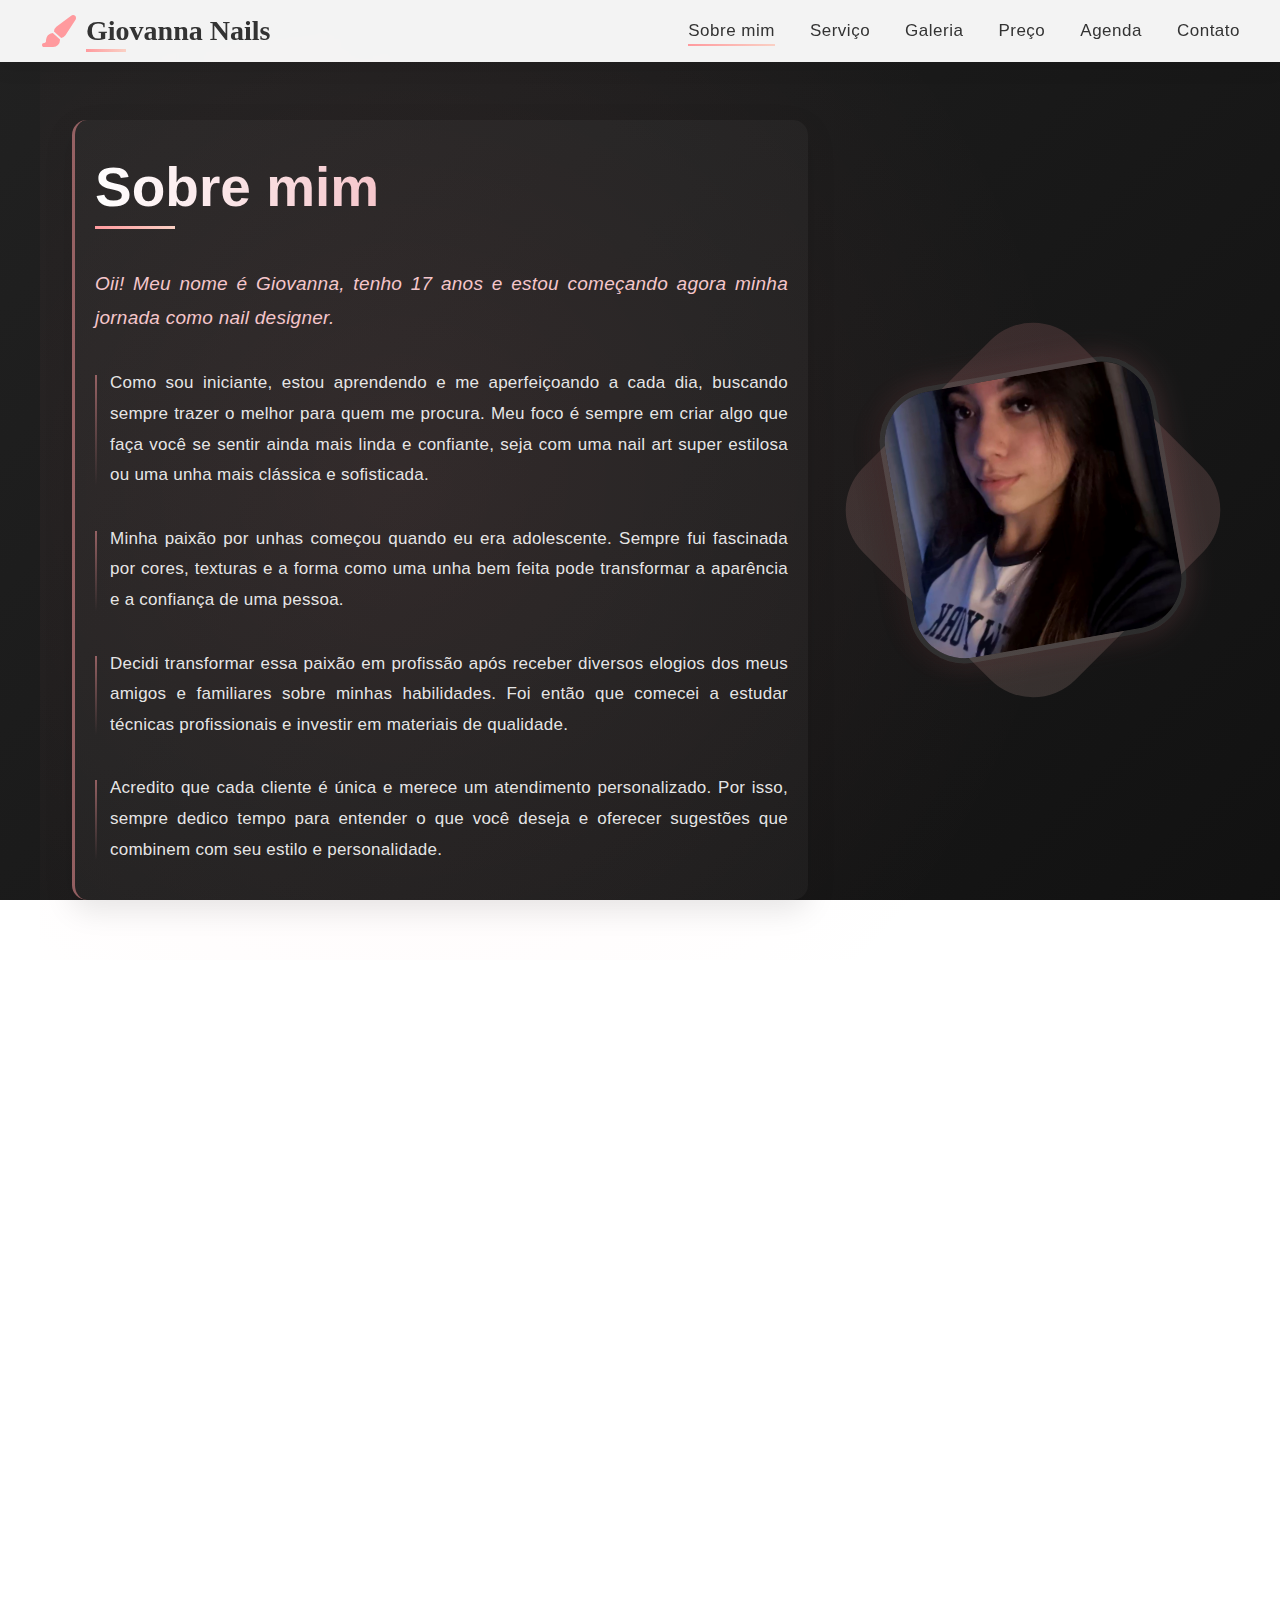
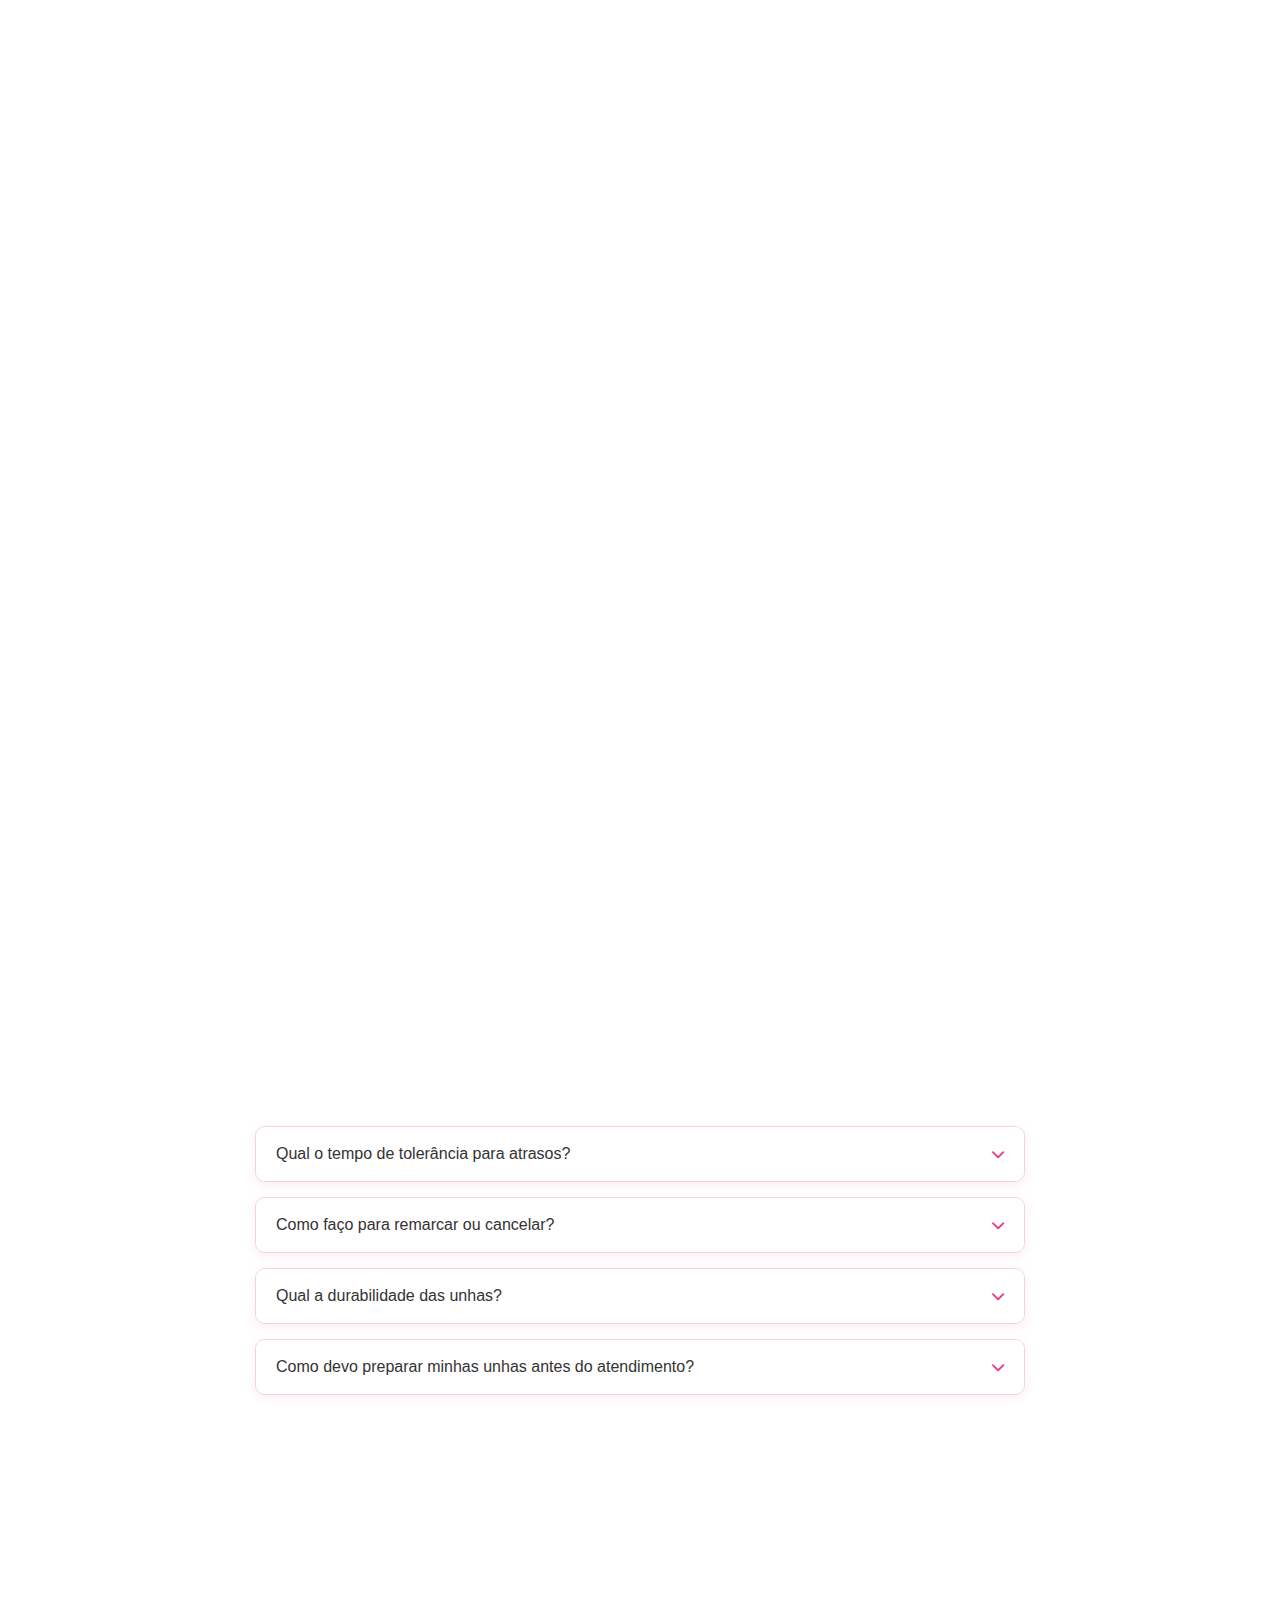
<file: index.html>
<!DOCTYPE html>
<html lang="pt">
<head>
    <meta charset="UTF-8">
    <meta name="viewport" content="width=device-width, initial-scale=1.0">
    <title>Giovanna Nails</title>
    <link rel="stylesheet" href="css/style.css">
    <link rel="stylesheet" href="https://cdnjs.cloudflare.com/ajax/libs/font-awesome/6.0.0/css/all.min.css">
    <link rel="shortcut icon" href="img/lixador-de-unha.png" type="image/x-icon">
    <!-- Correção para rolagem horizontal -->
    <style>
        /* Prevenir rolagem horizontal */
        html, body {
            max-width: 100%;
            overflow-x: hidden;
            /* Impedir seleção de texto em todo o site */
            -webkit-user-select: none;
            -moz-user-select: none;
            -ms-user-select: none;
            user-select: none;
        }
        
        /* Proteção de imagens contra download */
        img {
            -webkit-user-drag: none;
            -khtml-user-drag: none;
            -moz-user-drag: none;
            -o-user-drag: none;
            user-drag: none;
            pointer-events: none; /* Impede cliques na imagem */
            height: auto;
            object-fit: contain;
        }
        
        /* Remover a cor azul de seleção */
        ::selection {
            background: transparent;
            color: inherit;
        }
        
        ::-moz-selection {
            background: transparent;
            color: inherit;
        }
        
        /* Garantir que todos os elementos respeitem a largura da viewport */
        img, div, form, .galeria-container, .contato-container, .agenda-container, .precos-container {
            max-width: 100%;
        }
        
        /* Garantir que textos longos não causem overflow */
        p, h1, h2, h3, a, span, label {
            word-wrap: break-word;
            overflow-wrap: break-word;
        }
        
        /* Ajustar tabelas e elementos de formulário */
        table, select, input, textarea {
            max-width: 100%;
            box-sizing: border-box;
        }
        
        /* Animação de fade-in subindo */
        .animate-fade-up {
            opacity: 0;
            transform: translateY(30px);
            transition: opacity 0.8s ease, transform 0.8s ease;
        }
        
        .animate-fade-up.show {
            opacity: 1;
            transform: translateY(0);
        }
        
        /* Estilo para o loader de envio de email */
        .sending-overlay {
            position: fixed;
            top: 0;
            left: 0;
            width: 100%;
            height: 100%;
            background-color: rgba(0, 0, 0, 0.7);
            display: flex;
            justify-content: center;
            align-items: center;
            z-index: 9999;
            opacity: 0;
            visibility: hidden;
            transition: opacity 0.3s, visibility 0.3s;
        }
        
        .sending-overlay.active {
            opacity: 1;
            visibility: visible;
        }
        
        .sending-spinner {
            width: 50px;
            height: 50px;
            border: 5px solid #f3f3f3;
            border-top: 5px solid #e83e8c;
            border-radius: 50%;
            animation: spin 1s linear infinite;
        }
        
        .sending-message {
            color: white;
            margin-top: 20px;
            font-size: 18px;
        }
        
        @keyframes spin {
            0% { transform: rotate(0deg); }
            100% { transform: rotate(360deg); }
        }
        
        /* Esconder o honeypot para evitar spam */
        .honeypot {
            display: none;
        }
        
        /* Mensagem de sucesso */
        .success-message {
            display: none;
            background-color: #d4edda;
            color: #155724;
            padding: 15px;
            border-radius: 5px;
            margin-top: 20px;
            text-align: center;
        }
        
        .success-message.show {
            display: block;
        }
        
        /* Mensagem de erro */
        .error-message {
            display: none;
            background-color: #f8d7da;
            color: #721c24;
            padding: 15px;
            border-radius: 5px;
            margin-top: 20px;
            text-align: center;
        }
        
        .error-message.show {
            display: block;
        }
        
        /* Estilo adicional para o botão de WhatsApp centralizado */
        .agenda-whatsapp-container {
            text-align: center;
            margin: 30px auto;
            max-width: 300px;
        }
        
        .whatsapp-btn-large {
            display: inline-block;
            padding: 15px 30px;
            font-size: 18px;
            border-radius: 50px;
            background-color: #25D366;
            color: white;
            text-decoration: none;
            transition: all 0.3s ease;
            box-shadow: 0 4px 8px rgba(0, 0, 0, 0.1);
            margin: 20px auto;
            width: 100%;
            text-align: center;
        }
        
        .whatsapp-btn-large:hover {
            background-color: #128C7E;
            transform: translateY(-2px);
            box-shadow: 0 6px 12px rgba(0, 0, 0, 0.15);
        }
        
        .whatsapp-btn-large i {
            margin-right: 10px;
            font-size: 20px;
        }

        /* Estilos para a seção FAQ */
.faq-section {
    padding: 30px 15px;
    max-width: 800px;
    margin: 0 auto 40px;
}

.faq-section h2 {
    text-align: center;
    margin-bottom: 30px;
    color: #ffffff;
    font-size: 28px;
    font-weight: 600;
}

.faq-container {
    display: flex;
    flex-direction: column;
    gap: 15px;
}

.faq-item {
    border: 1px solid #f0d4e0;
    border-radius: 10px;
    overflow: hidden;
    background: white;
    box-shadow: 0 3px 10px rgba(232, 62, 140, 0.1);
    transition: all 0.3s ease;
}

.faq-item:hover {
    transform: translateY(-2px);
    box-shadow: 0 5px 15px rgba(232, 62, 140, 0.15);
}

.faq-question {
    padding: 18px 20px;
    display: flex;
    justify-content: space-between;
    align-items: center;
    cursor: pointer;
    background: #fff;
    transition: all 0.3s;
}

.faq-question:hover {
    background-color: #fdf4f8;
}

.faq-question span {
    font-weight: 500;
    color: #333;
    font-size: 16px;
}

.faq-question i {
    transition: transform 0.3s;
    color: #e83e8c;
    font-size: 14px;
}

.faq-item.active .faq-question {
    background-color: #fdf4f8;
}

.faq-item.active .faq-question i {
    transform: rotate(180deg);
}

.faq-answer {
    padding: 0;
    max-height: 0;
    overflow: hidden;
    transition: all 0.3s ease-out;
    background-color: #fff;
}

.faq-answer p {
    margin: 0;
    color: #666;
    line-height: 1.6;
    font-size: 15px;
}

.faq-item.active .faq-answer {
    padding: 15px 20px;
    max-height: 300px;
}

@media (max-width: 768px) {
    .faq-section {
        padding: 20px 10px;
    }
    
    .faq-section h2 {
        font-size: 24px;
    }
    
    .faq-question span {
        font-size: 15px;
    }
    
    .faq-answer p {
        font-size: 14px;
    }
}
    </style>
</head>
<body>
    <header>
        <nav>
            <div class="logo">
                <i class="fas fa-paint-brush logo-icon"></i>
                <h1>Giovanna Nails</h1>
            </div>
            
            <div class="menu-toggle">
                <span></span>
                <span></span>
                <span></span>
            </div>
            
            <ul>
                <li><a href="#sobre" class="active">Sobre mim</a></li>
                <li><a href="#servicos">Serviço</a></li>
                <li><a href="#unhas">Galeria</a></li>
                <li><a href="#precos">Preço</a></li>
                <li><a href="#agenda">Agenda</a></li>
                <li><a href="#contato">Contato</a></li>
            </ul>
        </nav>
    </header>
    
    <div id="sobre" class="animate-fade-up">
        <div class="sobre-texto">
            <h1>Sobre mim</h1>
            <p>Oii! Meu nome é Giovanna, tenho 17 anos e estou começando agora minha jornada como nail designer.</p>
            
            <p>Como sou iniciante, estou aprendendo e me aperfeiçoando a cada dia, buscando sempre trazer o melhor para quem me procura. Meu foco é sempre em criar algo que faça você se sentir ainda mais linda e confiante, seja com uma nail art super estilosa ou uma unha mais clássica e sofisticada.</p>
            
            <p>Minha paixão por unhas começou quando eu era adolescente. Sempre fui fascinada por cores, texturas e a forma como uma unha bem feita pode transformar a aparência e a confiança de uma pessoa.</p>
            
            <p>Decidi transformar essa paixão em profissão após receber diversos elogios dos meus amigos e familiares sobre minhas habilidades. Foi então que comecei a estudar técnicas profissionais e investir em materiais de qualidade.</p>
            
            <p>Acredito que cada cliente é única e merece um atendimento personalizado. Por isso, sempre dedico tempo para entender o que você deseja e oferecer sugestões que combinem com seu estilo e personalidade.</p>
            
        </div>
        
        <div class="sobre-imagem">
            <img src="img/Imagem do WhatsApp de 2025-03-24 à(s) 22.57.19_b061b10c.jpg" alt="Minha foto">
        </div>
    </div>
    
    <div id="servicos" class="animate-fade-up">
        <h1>Serviço</h1>
        
        <div class="servicos-container">
            <div class="servico-card">
                <div class="servico-icon">
                    <i class="fas fa-gem"></i>
                </div>
                <h2>Postiça Realista</h2>
                <p>Unhas postiças com aparência natural e realista, proporcionando beleza e praticidade para o seu dia a dia.</p>
                <ul class="servico-detalhes">
                    <li>Aplicação cuidadosa e precisa</li>
                    <li>Materiais de alta qualidade</li>
                    <li>Acabamento natural</li>
                    <li>Durabilidade garantida</li>
                    <li>Remoção segura</li>
                </ul>
            </div>
        </div>
    </div>
    
    <!-- Seção Galeria -->
    <div id="unhas" class="animate-fade-up">
        <h1>Galeria</h1>
        
        <div class="galeria-container">
            <!-- Substitua os caminhos das imagens pelos seus arquivos reais -->
            <div class="galeria-item" data-category="nail-art">
                <img src="img/Imagem do WhatsApp de 2025-03-25 à(s) 17.49.32_8158e8c2.jpg" alt="Nail Art Floral">
                <div class="galeria-overlay">
                    <h3>Nail art</h3>
                    <p>Diferentes formatos</p>
                </div>
            </div>
        </div>
    </div>
    
    <!-- Seção Preços -->
    <div id="precos" class="animate-fade-up">
        <h1>Preço</h1>
        
        <div class="precos-container">
            <div class="preco-card destaque">
                <!-- Removido: <div class="preco-tag">Mais Popular</div> -->
                <h2>Postiça Realista</h2>
                <div class="preco-valor">R$ 60</div>
                <ul class="preco-lista">
                    <li>Aplicação cuidadosa e precisa</li>
                    <li>Materiais de alta qualidade</li>
                    <li>Acabamento natural</li>
                    <li>Durabilidade garantida</li>
                    <li>Remoção segura</li>
                </ul>
            </div>
        </div>
    </div>
    
    <!-- Seção Agenda -->
    <div id="agenda" class="animate-fade-up">
        <h1>Agenda</h1>
        
        <div class="agenda-container">
            <div class="agenda-info">
                <h2>Horários de Atendimento</h2>
                <p>Agende seu horário e venha ficar ainda mais linda! Atendimento com hora marcada para sua comodidade.</p>
                
                <div class="horarios">
                    <div class="horario-item">
                        <div class="horario-dia">Segunda a Sexta</div>
                        <div class="horario-horas">14h às 19h</div>
                    </div>
                    <div class="horario-item">
                        <div class="horario-dia">Sábado</div>
                        <div class="horario-horas">12h às 21h</div>
                    </div>
                    <div class="horario-item">
                        <div class="horario-dia">Domingo</div>
                        <div class="horario-horas">13h às 20h</div>
                    </div>
                </div>
            </div>
            
            <!-- Botão de WhatsApp centralizado e destacado -->
            <div class="agenda-whatsapp-container">
                <p>Para agendar seu horário, entre em contato pelo WhatsApp:</p>
                <a href="https://wa.me/5513997106377" class="whatsapp-btn-large">
                    <i class="fab fa-whatsapp"></i> Agendar pelo WhatsApp
                </a>
            </div>
        </div>
    </div>
    
    <!-- Seção Contato -->
    <div id="contato" class="animate-fade-up">
        <h1>Contato</h1>
        
        <div class="contato-container">
            <div class="contato-info">
                <h2>Informações de Contato</h2>
                
                <div class="contato-item">
                    <div class="contato-icon">
                        <i class="fas fa-phone"></i>
                    </div>
                    <div class="contato-texto">
                        <h3>Telefone</h3>
                        <p>(13) 99710-6377</p>
                    </div>
                </div>
                
                <div class="contato-item">
                    <div class="contato-icon">
                        <i class="fas fa-envelope"></i>
                    </div>
                    <div class="contato-texto">
                        <h3>E-mail</h3>
                        <p>giovannaaraujobonifacio07@gmail<br>.com</p>
                    </div>
                </div>
                
                <div class="contato-item">
                    <div class="contato-icon">
                        <i class="fas fa-map-marker-alt"></i>
                    </div>
                    <div class="contato-texto">
                        <h3>Endereço</h3>
                        <p>Rua vinte e um de setembro, 259<br>Parque bitaru<br>São Vicente - São Paulo</p>
                    </div>
                </div>
                
                <h2>Redes Sociais</h2>
                <div class="redes-sociais">
                    <a href="https://www.instagram.com/bygiovanna.nailsss?igsh=MTNyNmNoMW1wcWN6YQ==" class="social-link"><i class="fab fa-instagram"></i></a>
                    <a href="https://www.tiktok.com/@bygiovanna.nails?_t=ZM-8uzBzz9QrlX&_r=1" class="social-link"><i class="fab fa-tiktok"></i></a>
                </div>
            </div>
            
            <div class="contato-form">
                <h2>Envie uma Mensagem</h2>
                <form id="form-contato">
                    <div class="form-group">
                        <label for="contato-nome">Nome</label>
                        <input type="text" id="contato-nome" name="nome" class="form-control" placeholder="Seu nome" required>
                    </div>
                    
                    <div class="form-group">
                        <label for="contato-email">E-mail</label>
                        <input type="email" id="contato-email" name="email" class="form-control" placeholder="Seu e-mail" required>
                    </div>
                    
                    <div class="form-group">
                        <label for="contato-assunto">Assunto</label>
                        <input type="text" id="contato-assunto" name="assunto" class="form-control" placeholder="Assunto da mensagem" required>
                    </div>
                    
                    <div class="form-group">
                        <label for="contato-mensagem">Mensagem</label>
                        <textarea id="contato-mensagem" name="mensagem" class="form-control" placeholder="Sua mensagem" required></textarea>
                    </div>
                    
                    <button type="submit" class="contato-btn">Enviar Mensagem</button>
                </form>
                <div id="contato-success" class="success-message">
                    Mensagem enviada com sucesso! Responderemos em breve.
                </div>
                <div id="contato-error" class="error-message">
                    Erro ao enviar mensagem. Por favor, tente novamente ou entre em contato pelo WhatsApp.
                </div>
            </div>
        </div>
    </div>
    
    <!-- Botão Voltar ao Topo -->
    <a href="#" class="back-to-top">
        <i class="fas fa-chevron-up"></i>
    </a>
    
    <!-- Overlay de envio de email -->
    <div class="sending-overlay" id="sending-overlay">
        <div class="sending-content">
            <div class="sending-spinner"></div>
            <div class="sending-message">Enviando mensagem...</div>
        </div>
    </div>

    <!-- Seção de Perguntas Frequentes -->
<div class="faq-section">
    <h2>Perguntas Frequentes</h2>
    <div class="faq-container">
        <div class="faq-item">
            <div class="faq-question">
                <span>Qual o tempo de tolerância para atrasos?</span>
                <i class="fas fa-chevron-down"></i>
            </div>
            <div class="faq-answer">
                <p>A tolerância para atrasos é de 10 minutos. Após esse período, o atendimento ficará sujeito à disponibilidade do horário.</p>
            </div>
        </div>

        <div class="faq-item">
            <div class="faq-question">
                <span>Como faço para remarcar ou cancelar?</span>
                <i class="fas fa-chevron-down"></i>
            </div>
            <div class="faq-answer">
                <p>Para remarcar ou cancelar, entre em contato pelo WhatsApp com no mínimo 24 horas de antecedência.</p>
            </div>
        </div>

        <div class="faq-item">
            <div class="faq-question">
                <span>Qual a durabilidade das unhas?</span>
                <i class="fas fa-chevron-down"></i>
            </div>
            <div class="faq-answer">
                <p>A durabilidade média é de 15 a 20 dias, dependendo dos cuidados e do crescimento natural das suas unhas. Para maior durabilidade, evite usar as unhas como ferramentas e utilize luvas para tarefas domésticas.</p>
            </div>
        </div>

        <div class="faq-item">
            <div class="faq-question">
                <span>Como devo preparar minhas unhas antes do atendimento?</span>
                <i class="fas fa-chevron-down"></i>
            </div>
            <div class="faq-answer">
                <p>O ideal é vir com as unhas limpas e sem esmalte. Se estiver removendo um gel ou acrílico anterior, evite danificar a unha natural. Em caso de dúvidas, entre em contato antes do seu horário.</p>
            </div>
        </div>
    </div>
</div>

    <!-- Footer -->
    <footer class="animate-fade-up">
        <div class="footer-content">
            <div class="footer-logo">Giovanna Nails</div>
            
            <div class="footer-links">
                <a href="#sobre">Sobre</a>
                <a href="#servicos">Serviço</a>
                <a href="#unhas">Galeria</a>
                <a href="#precos">Preço</a>
                <a href="#agenda">Agenda</a>
                <a href="#contato">Contato</a>
            </div>
            
            <div class="footer-social">
                <a href="https://www.instagram.com/bygiovanna.nailsss?igsh=MTNyNmNoMW1wcWN6YQ=="><i class="fab fa-instagram"></i></a>
                <a href="https://www.tiktok.com/@bygiovanna.nails?_t=ZM-8uzBzz9QrlX&_r=1"><i class="fab fa-tiktok"></i></a>
            </div>
            
            <div class="copyright">
                &copy; 2025 Giovanna Nails.
            </div>
        </div>
    </footer>
    
    <!-- JavaScript -->
    <script>
        // Menu Mobile Toggle
        const menuToggle = document.querySelector('.menu-toggle');
        const navMenu = document.querySelector('nav ul');
        
        menuToggle.addEventListener('click', function() {
            menuToggle.classList.toggle('active');
            navMenu.classList.toggle('active');
        });
        
        // Header Scroll Effect
        window.addEventListener('scroll', function() {
            const header = document.querySelector('header');
            if (window.scrollY > 50) {
                header.classList.add('scrolled');
            } else {
                header.classList.remove('scrolled');
            }
        });
        
        // Animação de fade-in ao rolar
        const animateElements = document.querySelectorAll('.animate-fade-up');
        
        function checkScroll() {
            animateElements.forEach(element => {
                const elementTop = element.getBoundingClientRect().top;
                const windowHeight = window.innerHeight;
                
                // Se o elemento estiver visível na viewport
                if (elementTop < windowHeight - 100) {
                    element.classList.add('show');
                }
            });
        }
        
        // Verifica os elementos quando a página carrega
        window.addEventListener('load', checkScroll);
        
        // Verifica os elementos quando a página é rolada
        window.addEventListener('scroll', checkScroll);
        
        // Filtro da Galeria
        const filtrosBtns = document.querySelectorAll('.filtro-btn');
        const galeriaItems = document.querySelectorAll('.galeria-item');
        
        filtrosBtns.forEach(btn => {
            btn.addEventListener('click', function() {
                // Remove active class from all buttons
                filtrosBtns.forEach(b => b.classList.remove('active'));
                // Add active class to clicked button
                this.classList.add('active');
                
                const filter = this.getAttribute('data-filter');
                
                galeriaItems.forEach(item => {
                    if (filter === 'all' || item.getAttribute('data-category') === filter) {
                        item.style.display = 'block';
                    } else {
                        item.style.display = 'none';
                    }
                });
            });
        });
        
        // Lightbox para a Galeria
        galeriaItems.forEach(item => {
            item.addEventListener('click', function() {
                const imgSrc = this.querySelector('img').getAttribute('src');
                const imgAlt = this.querySelector('img').getAttribute('alt');
                
                const lightbox = document.createElement('div');
                lightbox.classList.add('lightbox');
                
                const lightboxContent = document.createElement('div');
                lightboxContent.classList.add('lightbox-content');
                
                const img = document.createElement('img');
                img.setAttribute('src', imgSrc);
                img.setAttribute('alt', imgAlt);
                img.classList.add('lightbox-img');
                img.style.pointerEvents = 'none'; // Impede interações com a imagem no lightbox
                
                const closeBtn = document.createElement('button');
                closeBtn.classList.add('lightbox-close');
                closeBtn.innerHTML = '&times;';
                
                lightboxContent.appendChild(img);
                lightboxContent.appendChild(closeBtn);
                lightbox.appendChild(lightboxContent);
                document.body.appendChild(lightbox);
                
                setTimeout(() => {
                    lightbox.classList.add('active');
                }, 10);
                
                closeBtn.addEventListener('click', function() {
                    lightbox.classList.remove('active');
                    setTimeout(() => {
                        document.body.removeChild(lightbox);
                    }, 300);
                });
                
                lightbox.addEventListener('click', function(e) {
                    if (e.target === lightbox) {
                        lightbox.classList.remove('active');
                        setTimeout(() => {
                            document.body.removeChild(lightbox);
                        }, 300);
                    }
                });
            });
        });
        
        // Botão Voltar ao Topo
        const backToTopBtn = document.querySelector('.back-to-top');
        
        window.addEventListener('scroll', function() {
            if (window.scrollY > 300) {
                backToTopBtn.classList.add('visible');
            } else {
                backToTopBtn.classList.remove('visible');
            }
        });
        
        backToTopBtn.addEventListener('click', function(e) {
            e.preventDefault();
            window.scrollTo({
                top: 0,
                behavior: 'smooth'
            });
        });
        
        // Overlay de envio
        const sendingOverlay = document.getElementById('sending-overlay');
        
        function showSendingOverlay() {
            sendingOverlay.classList.add('active');
        }
        
        function hideSendingOverlay() {
            sendingOverlay.classList.remove('active');
        }
        
        // Função para enviar formulário via fetch
        async function submitFormToEmail(formData, formType) {
            // Adicionar configurações do FormSubmit
            formData.append('_subject', formType === 'agenda' ? 'Solicitação de Agendamento - Giovanna Nails' : 'Mensagem do Site - Giovanna Nails');
            formData.append('_template', 'table');
            formData.append('_captcha', 'false');
            
            try {
                const response = await fetch('https://formsubmit.co/giovannaaraujobonifacio07@gmail.com', {
                    method: 'POST',
                    body: formData
                });
                
                if (response.ok) {
                    return { success: true };
                } else {
                    return { success: false, message: 'Erro ao enviar o formulário.' };
                }
            } catch (error) {
                console.error('Erro ao enviar formulário:', error);
                return { success: false, message: error.message };
            }
        }
        
        // Formulário de Agendamento
        const formAgenda = document.getElementById('form-agenda');
        const agendaSuccess = document.getElementById('agenda-success');
        const agendaError = document.getElementById('agenda-error');
        
        if (formAgenda) {
            formAgenda.addEventListener('submit', async function(e) {
                e.preventDefault();
                
                // Esconder mensagens anteriores
                agendaSuccess.classList.remove('show');
                agendaError.classList.remove('show');
                
                // Mostrar overlay de envio
                showSendingOverlay();
                
                // Criar FormData com os dados do formulário
                const formData = new FormData(formAgenda);
                
                // Formatar a data para exibição
                const dataInput = document.getElementById('data').value;
                if (dataInput) {
                    const dataObj = new Date(dataInput);
                    const dataFormatada = dataObj.toLocaleDateString('pt-BR');
                    formData.set('data', dataFormatada);
                }
                
                // Enviar o formulário
                const result = await submitFormToEmail(formData, 'agenda');
                
                // Esconder overlay de envio
                hideSendingOverlay();
                
                if (result.success) {
                    // Mostrar mensagem de sucesso
                    agendaSuccess.classList.add('show');
                    // Resetar o formulário
                    formAgenda.reset();
                    // Rolar até a mensagem de sucesso
                    agendaSuccess.scrollIntoView({ behavior: 'smooth', block: 'center' });
                    // Remover a mensagem após 5 segundos
                    setTimeout(() => {
                        agendaSuccess.classList.remove('show');
                    }, 5000);
                } else {
                    // Mostrar mensagem de erro
                    agendaError.textContent = result.message || 'Erro ao enviar solicitação. Por favor, tente novamente ou agende pelo WhatsApp.';
                    agendaError.classList.add('show');
                    // Rolar até a mensagem de erro
                    agendaError.scrollIntoView({ behavior: 'smooth', block: 'center' });
                    // Remover a mensagem após 5 segundos
                    setTimeout(() => {
                        agendaError.classList.remove('show');
                    }, 5000);
                }
            });
        }
        
        // Formulário de Contato
        const formContato = document.getElementById('form-contato');
        const contatoSuccess = document.getElementById('contato-success');
        const contatoError = document.getElementById('contato-error');
        
        if (formContato) {
            formContato.addEventListener('submit', async function(e) {
                e.preventDefault();
                
                // Esconder mensagens anteriores
                contatoSuccess.classList.remove('show');
                contatoError.classList.remove('show');
                
                // Mostrar overlay de envio
                showSendingOverlay();
                
                // Criar FormData com os dados do formulário
                const formData = new FormData(formContato);
                
                // Enviar o formulário
                const result = await submitFormToEmail(formData, 'contato');
                
                // Esconder overlay de envio
                hideSendingOverlay();
                
                if (result.success) {
                    // Mostrar mensagem de sucesso
                    contatoSuccess.classList.add('show');
                    // Resetar o formulário
                    formContato.reset();
                    // Rolar até a mensagem de sucesso
                    contatoSuccess.scrollIntoView({ behavior: 'smooth', block: 'center' });
                    // Remover a mensagem após 5 segundos
                    setTimeout(() => {
                        contatoSuccess.classList.remove('show');
                    }, 5000);
                } else {
                    // Mostrar mensagem de erro
                    contatoError.textContent = result.message || 'Erro ao enviar mensagem. Por favor, tente novamente ou entre em contato pelo WhatsApp.';
                    contatoError.classList.add('show');
                    // Rolar até a mensagem de erro
                    contatoError.scrollIntoView({ behavior: 'smooth', block: 'center' });
                    // Remover a mensagem após 5 segundos
                    setTimeout(() => {
                        contatoError.classList.remove('show');
                    }, 5000);
                }
            });
        }
        
        // Navegação Suave
        document.querySelectorAll('a[href^="#"]').forEach(anchor => {
            anchor.addEventListener('click', function(e) {
                e.preventDefault();
                
                const targetId = this.getAttribute('href');
                if (targetId === '#') return;
                
                const targetElement = document.querySelector(targetId);
                if (targetElement) {
                    // Fecha o menu mobile se estiver aberto
                    if (navMenu.classList.contains('active')) {
                        menuToggle.classList.remove('active');
                        navMenu.classList.remove('active');
                    }
                    
                    window.scrollTo({
                        top: targetElement.offsetTop - 80,
                        behavior: 'smooth'
                    });
                }
            });
        });
        
        // Desabilitar menu de contexto (botão direito) em todo o site
        document.addEventListener('contextmenu', function(e) {
            e.preventDefault();
            return false;
        });

        // Script para funcionalidade de acordeão do FAQ
document.addEventListener('DOMContentLoaded', function() {
    const faqItems = document.querySelectorAll('.faq-item');
    
    faqItems.forEach(item => {
        const question = item.querySelector('.faq-question');
        
        question.addEventListener('click', () => {
            // Verifica se este item já está ativo
            const isActive = item.classList.contains('active');
            
            // Fecha todos os itens
            faqItems.forEach(faqItem => {
                faqItem.classList.remove('active');
            });
            
            // Se o item clicado não estava ativo, abre-o
            if (!isActive) {
                item.classList.add('active');
            }
        });
    });
});
    </script>
</body>
</html>
</file>
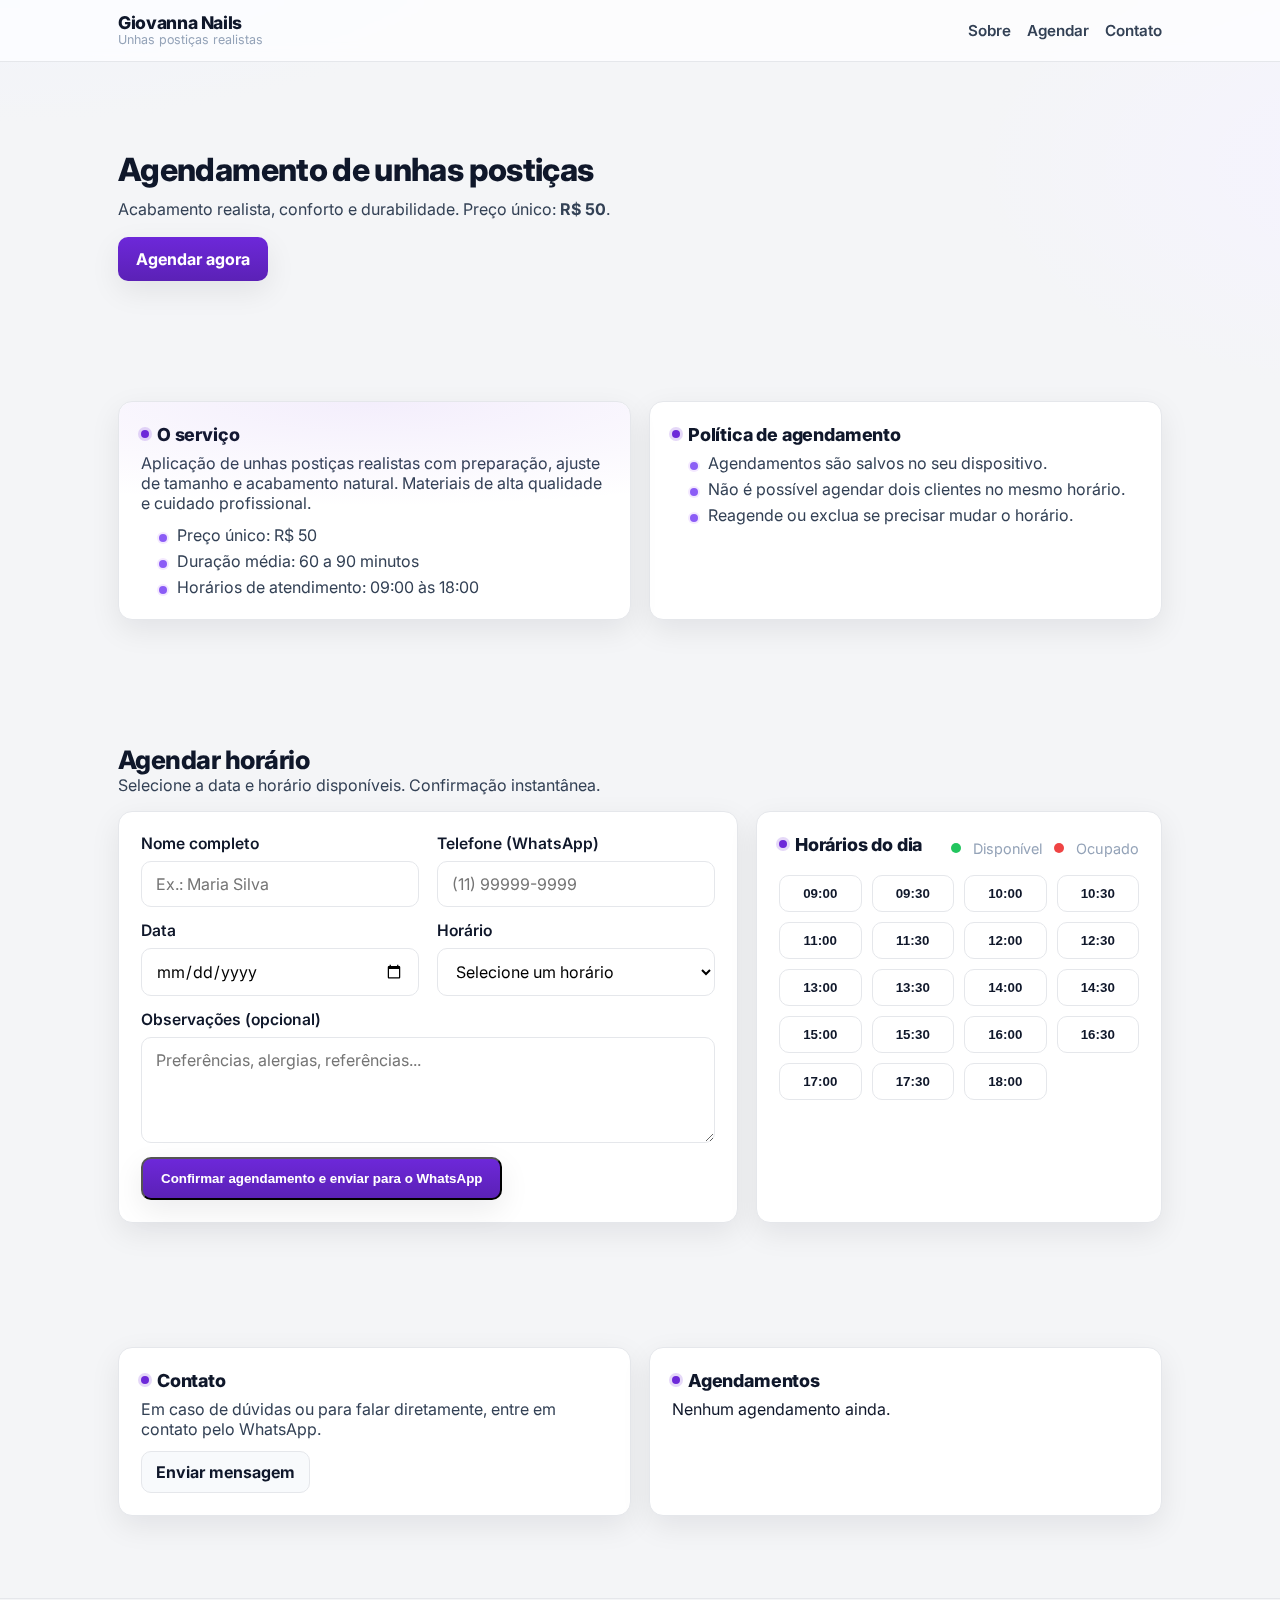
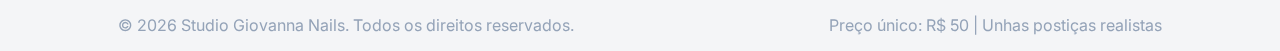
<file: nail-agendamento/index.html>
<!DOCTYPE html>
<html lang="pt-BR">
<head>
  <meta charset="utf-8" />
  <meta name="viewport" content="width=device-width, initial-scale=1" />
  <title>Giovanna Nails — Agendamento</title>
  <meta name="description" content="Agende seu horário para unhas postiças realistas. Atendimento profissional, preço único R$ 50." />
  <link rel="preconnect" href="https://fonts.googleapis.com">
  <link rel="preconnect" href="https://fonts.gstatic.com" crossorigin>
  <link href="https://fonts.googleapis.com/css2?family=Inter:wght@400;500;600;700;800&display=swap" rel="stylesheet">
  <link rel="stylesheet" href="/styles.css" />
</head>
<body>
  <header class="site-header">
    <div class="container header-inner">
      <div class="brand">
        <div class="brand-text">
          <h1 class="brand-title">Giovanna Nails</h1>
          <p class="brand-sub">Unhas postiças realistas</p>
        </div>
      </div>
      <nav class="nav">
        <a href="#sobre" class="nav-link">Sobre</a>
        <a href="#agendar" class="nav-link">Agendar</a>
        <a href="#contato" class="nav-link">Contato</a>
      </nav>
    </div>
  </header>

  <main>
    <section class="hero">
      <div class="container hero-inner">
        <div class="hero-copy">
          <h2 class="hero-title">Agendamento de unhas postiças</h2>
          <p class="hero-desc">Acabamento realista, conforto e durabilidade. Preço único: <strong>R$ 50</strong>.</p>
          <a href="#agendar" class="btn btn-primary">Agendar agora</a>
        </div>
      </div>
    </section>

    <section id="sobre" class="section">
      <div class="container">
        <div class="grid-2">
          <div class="card highlight">
            <h3 class="card-title">O serviço</h3>
            <p class="card-text">Aplicação de unhas postiças realistas com preparação, ajuste de tamanho e acabamento natural. Materiais de alta qualidade e cuidado profissional.</p>
            <ul class="list">
              <li>Preço único: R$ 50</li>
              <li>Duração média: 60 a 90 minutos</li>
              <li>Horários de atendimento: 09:00 às 18:00</li>
            </ul>
          </div>
          <div class="card">
            <h3 class="card-title">Política de agendamento</h3>
            <ul class="list">
              <li>Agendamentos são salvos no seu dispositivo.</li>
              <li>Não é possível agendar dois clientes no mesmo horário.</li>
              <li>Reagende ou exclua se precisar mudar o horário.</li>
            </ul>
          </div>
        </div>
      </div>
    </section>

    <section id="agendar" class="section">
      <div class="container">
        <div class="section-head">
          <h2 class="section-title">Agendar horário</h2>
          <p class="section-sub">Selecione a data e horário disponíveis. Confirmação instantânea.</p>
        </div>

        <div class="grid-2">
          <div class="card">
            <form id="bookingForm" class="form">
              <div class="form-row">
                <div class="form-group">
                  <label for="name">Nome completo</label>
                  <input id="name" name="name" type="text" required placeholder="Ex.: Maria Silva" />
                </div>
                <div class="form-group">
                  <label for="phone">Telefone (WhatsApp)</label>
                  <input id="phone" name="phone" type="tel" required placeholder="(11) 99999-9999" />
                </div>
              </div>

              <div class="form-row">
                <div class="form-group">
                  <label for="date">Data</label>
                  <input id="date" name="date" type="date" required />
                </div>
                <div class="form-group">
                  <label for="time">Horário</label>
                  <select id="time" name="time" required>
                    <option value="">Selecione um horário</option>
                  </select>
                </div>
              </div>

              <div class="form-group">
                <label for="message">Observações (opcional)</label>
                <textarea id="message" name="message" rows="4" placeholder="Preferências, alergias, referências..."></textarea>
              </div>

              <div class="form-actions">
                <button type="submit" class="btn btn-primary">Confirmar agendamento e enviar para o WhatsApp</button>
              </div>
            </form>
          </div>

          <div class="card">
            <div class="card-head">
              <h3 class="card-title">Horários do dia</h3>
              <div class="legend">
                <span class="dot available"></span> Disponível
                <span class="dot booked"></span> Ocupado
              </div>
            </div>
            <div id="slots" class="slots"></div>
          </div>
        </div>
      </div>
    </section>

    <section id="contato" class="section">
      <div class="container">
        <div class="grid-2">
          <div class="card">
            <h3 class="card-title">Contato</h3>
            <p class="card-text">Em caso de dúvidas ou para falar diretamente, entre em contato pelo WhatsApp.</p>
            <a id="whatsLink" class="btn btn-ghost" href="#" target="_blank" rel="noopener">Enviar mensagem</a>
          </div>
          <div class="card">
            <h3 class="card-title">Agendamentos</h3>
            <div id="bookingsList" class="bookings-list"></div>
          </div>
        </div>
    </section>
  </main>

  <footer class="site-footer">
    <div class="container footer-inner">
      <p>© <span id="year"></span> Studio Giovanna Nails. Todos os direitos reservados.</p>
      <p class="muted">Preço único: R$ 50 | Unhas postiças realistas</p>
    </div>
  </footer>

  <script src="/script.js"></script>
</body>
</html>
</file>
<file: css/style.css>
@charset "UTF-8";

* {
    margin: 0px;
    padding: 0px;
    box-sizing: border-box;
}

body {
    overflow: hidden; /* Remove o scroll do body */
}

.conteudo-principal {
    overflow-y: auto; /* Adiciona scroll apenas onde necessário */
    height: 100vh;
}

body {
    font-family: Arial, Helvetica, sans-serif;
    /* Fundo elegante com gradiente e padrão */
    background: linear-gradient(135deg, #1a1a1a 0%, #0a0a0a 100%);
    background-image: 
        linear-gradient(135deg, rgba(26, 26, 26, 0.97) 0%, rgba(10, 10, 10, 0.97) 100%),
        url("data:image/svg+xml,%3Csvg width='60' height='60' viewBox='0 0 60 60' xmlns='http://www.w3.org/2000/svg'%3E%3Cg fill='none' fill-rule='evenodd'%3E%3Cg fill='%23ffffff' fill-opacity='0.05'%3E%3Cpath d='M36 34v-4h-2v4h-4v2h4v4h2v-4h4v-2h-4zm0-30V0h-2v4h-4v2h4v4h2V6h4V4h-4zM6 34v-4H4v4H0v2h4v4h2v-4h4v-2H6zM6 4V0H4v4H0v2h4v4h2V6h4V4H6z'/%3E%3C/g%3E%3C/g%3E%3C/svg%3E");
    background-attachment: fixed;
    color: white;
    position: relative;
}

/* Header e Navegação Melhorados */
header {
    background-color: rgba(255, 255, 255, 0.95);
    backdrop-filter: blur(10px);
    -webkit-backdrop-filter: blur(10px);
    box-shadow: 0 5px 20px rgba(0, 0, 0, 0.1);
    position: fixed;
    width: 100%;
    top: 0;
    z-index: 1000;
    transition: all 0.3s ease;
}

header.scrolled {
    background-color: rgba(255, 255, 255, 0.98);
    padding: 0;
    box-shadow: 0 5px 25px rgba(0, 0, 0, 0.15);
}

nav {
    display: flex;
    align-items: center;
    justify-content: space-between;
    padding: 15px 40px;
    max-width: 1400px;
    margin: 0 auto;
    transition: all 0.3s ease;
}

header.scrolled nav {
    padding: 10px 40px;
}

.logo {
    display: flex;
    align-items: center;
}

nav h1 {
    font-size: 28px;
    font-weight: bold;
    color: #333;
    margin: 0;
    position: relative;
    font-family: 'Playfair Display', serif;
    transition: all 0.3s ease;
}

header.scrolled nav h1 {
    font-size: 24px;
}

nav h1::after {
    content: '';
    position: absolute;
    bottom: -5px;
    left: 0;
    width: 40px;
    height: 3px;
    background: linear-gradient(90deg, #ff9a9e, #fad0c4);
    transition: width 0.3s ease;
}

nav h1:hover::after {
    width: 100%;
}

.logo-icon {
    margin-right: 10px;
    font-size: 32px;
    color: #ff9a9e;
    transition: transform 0.3s ease;
}

.logo:hover .logo-icon {
    transform: rotate(10deg);
}

nav ul {
    list-style-type: none;
    display: flex;
    gap: 35px;
    margin: 0;
    padding: 0;
}

nav ul li {
    position: relative;
}

nav ul li a {
    font-size: 17px;
    color: #333;
    text-decoration: none;
    padding: 5px 0;
    font-weight: 500;
    letter-spacing: 0.5px;
    transition: all 0.3s ease;
    position: relative;
    display: inline-block;
}

nav ul li a::after {
    content: '';
    position: absolute;
    width: 0;
    height: 2px;
    bottom: 0;
    left: 0;
    background: linear-gradient(90deg, #ff9a9e, #fad0c4);
    transition: width 0.3s ease;
}

nav ul li a:hover {
    color: #ff9a9e;
    border: none;
    padding: 5px 0;
}

nav ul li a:hover::after,
nav ul li a.active::after {
    width: 100%;
}

/* Botão de menu mobile */
.menu-toggle {
    display: none;
    flex-direction: column;
    justify-content: space-between;
    width: 30px;
    height: 21px;
    cursor: pointer;
    z-index: 1001;
}

.menu-toggle span {
    display: block;
    height: 3px;
    width: 100%;
    background-color: #333;
    border-radius: 3px;
    transition: all 0.3s ease;
}

/* Responsividade do header */
@media (max-width: 768px) {
    nav {
        padding: 15px 20px;
    }
    
    header.scrolled nav {
        padding: 10px 20px;
    }
    
    .menu-toggle {
        display: flex;
    }
    
    nav ul {
        position: fixed;
        top: 0;
        right: -100%;
        width: 250px;
        height: 100vh;
        background-color: rgba(255, 255, 255, 0.98);
        flex-direction: column;
        justify-content: center;
        align-items: center;
        gap: 25px;
        transition: right 0.3s ease;
        box-shadow: -5px 0 20px rgba(0, 0, 0, 0.1);
        z-index: 1000;
        padding: 50px 0;
    }
    
    nav ul.active {
        right: 0;
    }
    
    .menu-toggle.active span:nth-child(1) {
        transform: translateY(9px) rotate(45deg);
    }
    
    .menu-toggle.active span:nth-child(2) {
        opacity: 0;
    }
    
    .menu-toggle.active span:nth-child(3) {
        transform: translateY(-9px) rotate(-45deg);
    }
    
    nav ul li {
        width: 100%;
        text-align: center;
    }
    
    nav ul li a {
        display: block;
        padding: 10px 0;
        font-size: 18px;
    }
}

/* Para telas muito pequenas */
@media (max-width: 480px) {
    nav h1 {
        font-size: 22px;
    }
    
    header.scrolled nav h1 {
        font-size: 20px;
    }
    
    .logo-icon {
        font-size: 24px;
    }
}
/* Melhorias na seção Sobre */
#sobre {
    color: white;
    margin: 25px;
    padding: 120px 2em 60px; /* Aumentado padding vertical */
    display: flex; /* Cria um layout flexível */
    flex-wrap: wrap; /* Permite quebra em telas menores */
    align-items: center; /* Centraliza verticalmente os itens */
    gap: 50px; /* Aumentado o espaço entre texto e imagem */
    position: relative;
    max-width: 1200px;
    margin: 0 auto;
}

/* Efeito de brilho sutil na seção */
#sobre::before {
    content: '';
    position: absolute;
    top: 0;
    left: 0;
    width: 100%;
    height: 100%;
    background: radial-gradient(circle at 30% 50%, rgba(255, 154, 158, 0.08) 0%, rgba(255, 154, 158, 0) 70%);
    pointer-events: none;
    z-index: -1;
}

.sobre-texto {
    flex: 1; /* Ocupa o espaço disponível */
    min-width: 300px; /* Largura mínima para evitar compressão excessiva */
    position: relative;
    padding: 20px;
    background: rgba(255, 255, 255, 0.03);
    border-radius: 15px;
    border-left: 3px solid rgba(255, 154, 158, 0.5);
    box-shadow: 0 10px 30px rgba(0, 0, 0, 0.1);
}

#sobre h1 {
    font-family: 'Playfair Display', Arial, serif;
    font-size: 55px;
    padding-top: 15px;
    margin-bottom: 30px;
    position: relative;
    background: linear-gradient(90deg, #ffffff, #f5c6cb);
    -webkit-background-clip: text;
    -webkit-text-fill-color: transparent;
    background-clip: text;
    text-fill-color: transparent;
    display: inline-block;
}

#sobre h1::after {
    content: '';
    position: absolute;
    bottom: -10px;
    left: 0;
    width: 80px;
    height: 3px;
    background: linear-gradient(90deg, #ff9a9e, #fad0c4);
}

#sobre p {
    padding-top: 18px;
    font-size: 17px;
    text-align: justify;
    letter-spacing: 0.25px; /* Aumenta o espaço entre as letras */
    line-height: 1.8; /* Aumentado o espaçamento entre linhas */
    color: rgba(255, 255, 255, 0.9);
    position: relative;
    margin-bottom: 15px;
}

#sobre p:first-of-type {
    font-size: 19px;
    font-weight: 300;
    font-style: italic;
    color: #f5c6cb;
    border-left: none;
    padding-left: 0;
}

#sobre p:not(:first-of-type) {
    position: relative;
    padding-left: 15px;
}

#sobre p:not(:first-of-type)::before {
    content: '';
    position: absolute;
    left: 0;
    top: 25px;
    bottom: 5px;
    width: 2px;
    background: linear-gradient(to bottom, rgba(255, 154, 158, 0.5), rgba(255, 154, 158, 0));
}

/* Melhorias na imagem */
.sobre-imagem {
    flex: 0 0 350px; /* Aumentado o tamanho */
    display: flex;
    justify-content: center;
    align-items: center;
    position: relative;
}

.sobre-imagem::before {
    content: '';
    position: absolute;
    width: 300px;
    height: 300px;
    background: linear-gradient(135deg, rgba(255, 154, 158, 0.15), rgba(250, 208, 196, 0.15));
    border-radius: 20%;
    transform: rotate(45deg);
    z-index: -1;
    animation: pulse 4s infinite alternate ease-in-out;
}

@keyframes pulse {
    0% {
        transform: rotate(45deg) scale(1);
        opacity: 0.5;
    }
    100% {
        transform: rotate(45deg) scale(1.1);
        opacity: 0.7;
    }
}

.sobre-imagem img {
    width: 280px;
    height: 280px; /* Aumentado o tamanho */
    object-fit: cover; /* Mantém a proporção da imagem */
    border-radius: 20%; /* Mantém as bordas arredondadas */
    transform: rotate(80deg); /* Rotaciona 80 graus */
    box-shadow: 0 10px 25px rgba(0, 0, 0, 0.3), 
                0 0 30px rgba(255, 154, 158, 0.2); /* Sombra mais pronunciada */
    transition: transform 0.5s ease, box-shadow 0.5s ease; /* Transições mais suaves */
    border: 5px solid rgba(255, 255, 255, 0.1);
    filter: brightness(1.05) contrast(1.05); /* Leve ajuste de brilho e contraste */
}

.sobre-imagem img:hover {
    transform: rotate(80deg) scale(1.08); /* Aumentado o efeito de escala */
    box-shadow: 0 15px 35px rgba(0, 0, 0, 0.4), 
                0 0 40px rgba(255, 154, 158, 0.3); /* Sombra mais intensa no hover */
    filter: brightness(1.1) contrast(1.1); /* Aumenta brilho e contraste no hover */
}

/* Responsividade específica para a seção Sobre */
@media (max-width: 768px) {
    #sobre {
        flex-direction: column;
        align-items: center;
        padding-top: 150px; /* Mais espaço para o menu em coluna */
        padding-left: 20px;
        padding-right: 20px;
    }
    
    .sobre-texto {
        padding: 15px;
    }
    
    #sobre h1 {
        font-size: 40px;
        text-align: center;
    }
    
    #sobre h1::after {
        left: 50%;
        transform: translateX(-50%);
    }
    
    .sobre-imagem {
        order: -1; /* Coloca a imagem antes do texto em telas pequenas */
        margin-bottom: 30px;
    }
    
    .sobre-imagem::before {
        width: 260px;
        height: 260px;
    }
    
    .sobre-imagem img {
        width: 240px;
        height: 240px;
    }
}
/* Seção de Serviços */
#servicos {
    color: white;
    padding: 120px 25px 50px; /* Padding superior para compensar o header fixo */
    margin: 0 auto;
    max-width: 1200px;
}

#servicos h1 {
    font-size: 45px;
    margin-bottom: 40px;
    text-align: center;
    position: relative;
}

#servicos h1:after {
    content: '';
    display: block;
    width: 60px;
    height: 3px;
    background: linear-gradient(90deg, #ff9a9e, #fad0c4);
    position: absolute;
    bottom: -10px;
    left: 50%;
    transform: translateX(-50%);
}

.servicos-container {
    display: grid;
    grid-template-columns: repeat(auto-fit, minmax(250px, 1fr));
    gap: 30px;
    margin-top: 50px;
}

.servico-card {
    background: rgba(255, 255, 255, 0.05);
    border-radius: 15px;
    padding: 30px;
    transition: transform 0.3s ease, box-shadow 0.3s ease;
    position: relative;
    overflow: hidden;
    border: 1px solid rgba(255, 255, 255, 0.1);
    height: 100%; /* Garante que todos os cards tenham a mesma altura */
    display: flex;
    flex-direction: column;
}

.servico-card:before {
    content: '';
    position: absolute;
    top: 0;
    left: 0;
    width: 100%;
    height: 100%;
    background: linear-gradient(135deg, rgba(255, 154, 158, 0.1) 0%, rgba(250, 208, 196, 0.05) 100%);
    opacity: 0;
    transition: opacity 0.3s ease;
}

.servico-card:hover {
    transform: translateY(-10px);
    box-shadow: 0 10px 30px rgba(0, 0, 0, 0.2);
}

.servico-card:hover:before {
    opacity: 1;
}

.servico-icon {
    width: 70px;
    height: 70px;
    background: linear-gradient(135deg, #ff9a9e 0%, #fad0c4 100%);
    border-radius: 50%;
    display: flex;
    align-items: center;
    justify-content: center;
    margin-bottom: 20px;
    box-shadow: 0 5px 15px rgba(255, 154, 158, 0.3);
}

.servico-icon i {
    font-size: 30px;
    color: white;
}

.servico-card h2 {
    font-size: 24px;
    margin-bottom: 15px;
    position: relative;
    color: #fff;
}

.servico-card p {
    color: rgba(255, 255, 255, 0.8);
    margin-bottom: 20px;
    line-height: 1.6;
}

.servico-detalhes {
    list-style: none;
    margin-top: 20px;
    margin-top: auto; /* Empurra a lista para o final do card */
}

.servico-detalhes li {
    padding-left: 25px;
    position: relative;
    margin-bottom: 10px;
    color: rgba(255, 255, 255, 0.7);
}

.servico-detalhes li:before {
    content: '✓';
    position: absolute;
    left: 0;
    color: #ff9a9e;
}

/* Responsividade para a seção de serviços */
@media (max-width: 768px) {
    #servicos {
        padding-top: 150px;
    }
    
    .servicos-container {
        grid-template-columns: 1fr;
    }
    
    .servico-card {
        padding: 25px;
    }
}

/* Seção Galeria */
#unhas {
    color: white;
    padding: 120px 25px 50px;
    margin: 0 auto;
    max-width: 1200px;
}

#unhas h1 {
    font-size: 45px;
    margin-bottom: 40px;
    text-align: center;
    position: relative;
    background: linear-gradient(90deg, #ffffff, #f5c6cb);
    -webkit-background-clip: text;
    -webkit-text-fill-color: transparent;
    background-clip: text;
    text-fill-color: transparent;
}

#unhas h1:after {
    content: '';
    display: block;
    width: 60px;
    height: 3px;
    background: linear-gradient(90deg, #ff9a9e, #fad0c4);
    position: absolute;
    bottom: -10px;
    left: 50%;
    transform: translateX(-50%);
}

.galeria-container {
    display: grid;
    grid-template-columns: repeat(auto-fill, minmax(250px, 1fr));
    gap: 20px;
    margin-top: 50px;
}

.galeria-item {
    position: relative;
    overflow: hidden;
    border-radius: 10px;
    height: 250px;
    cursor: pointer;
    box-shadow: 0 5px 15px rgba(0, 0, 0, 0.2);
    transition: transform 0.3s ease, box-shadow 0.3s ease;
}

.galeria-item:hover {
    transform: translateY(-5px);
    box-shadow: 0 10px 25px rgba(0, 0, 0, 0.3);
}

.galeria-item img {
    width: 100%;
    height: 100%;
    object-fit: cover;
    transition: transform 0.5s ease;
    transform: none; /* Reset da rotação para imagens da galeria */
    border-radius: 10px;
    border: none;
}

.galeria-item:hover img {
    transform: scale(1.1);
}

.galeria-overlay {
    position: absolute;
    bottom: 0;
    left: 0;
    right: 0;
    background: linear-gradient(to top, rgba(0, 0, 0, 0.7), transparent);
    padding: 20px;
    color: white;
    opacity: 0;
    transition: opacity 0.3s ease;
}

.galeria-item:hover .galeria-overlay {
    opacity: 1;
}

.galeria-overlay h3 {
    margin: 0 0 5px 0;
    font-size: 18px;
}

.galeria-overlay p {
    margin: 0;
    font-size: 14px;
    opacity: 0.8;
}

.galeria-filtros {
    display: flex;
    justify-content: center;
    flex-wrap: wrap;
    gap: 15px;
    margin-bottom: 30px;
}

.filtro-btn {
    background: rgba(255, 255, 255, 0.1);
    border: 1px solid rgba(255, 255, 255, 0.2);
    color: white;
    padding: 8px 20px;
    border-radius: 30px;
    cursor: pointer;
    transition: all 0.3s ease;
}

.filtro-btn:hover, .filtro-btn.active {
    background: linear-gradient(90deg, #ff9a9e, #fad0c4);
    border-color: transparent;
}

/* Lightbox para a galeria */
.lightbox {
    position: fixed;
    top: 0;
    left: 0;
    width: 100%;
    height: 100%;
    background-color: rgba(0, 0, 0, 0.9);
    display: flex;
    justify-content: center;
    align-items: center;
    z-index: 2000;
    opacity: 0;
    pointer-events: none;
    transition: opacity 0.3s ease;
}

.lightbox.active {
    opacity: 1;
    pointer-events: all;
}

.lightbox-content {
    max-width: 90%;
    max-height: 80%;
    position: relative;
}

.lightbox-img {
    max-width: 100%;
    max-height: 80vh;
    border-radius: 5px;
    box-shadow: 0 5px 25px rgba(0, 0, 0, 0.5);
}

.lightbox-close {
    position: absolute;
    top: -40px;
    right: 0;
    font-size: 30px;
    color: white;
    background: none;
    border: none;
    cursor: pointer;
}

.lightbox-nav {
    position: absolute;
    top: 50%;
    width: 100%;
    display: flex;
    justify-content: space-between;
    transform: translateY(-50%);
}

.lightbox-nav button {
    background: rgba(255, 255, 255, 0.2);
    color: white;
    border: none;
    width: 50px;
    height: 50px;
    border-radius: 50%;
    font-size: 24px;
    cursor: pointer;
    transition: background 0.3s ease;
}

.lightbox-nav button:hover {
    background: rgba(255, 255, 255, 0.3);
}

/* Seção Preços */
#precos {
    color: white;
    padding: 120px 25px 50px;
    margin: 0 auto;
    max-width: 1200px;
}

#precos h1 {
    font-size: 45px;
    margin-bottom: 40px;
    text-align: center;
    position: relative;
    background: linear-gradient(90deg, #ffffff, #f5c6cb);
    -webkit-background-clip: text;
    -webkit-text-fill-color: transparent;
    background-clip: text;
    text-fill-color: transparent;
}

#precos h1:after {
    content: '';
    display: block;
    width: 60px;
    height: 3px;
    background: linear-gradient(90deg, #ff9a9e, #fad0c4);
    position: absolute;
    bottom: -10px;
    left: 50%;
    transform: translateX(-50%);
}

.precos-container {
    display: flex;
    flex-wrap: wrap;
    justify-content: center;
    gap: 30px;
    margin-top: 50px;
}

.preco-card {
    background: rgba(255, 255, 255, 0.05);
    border-radius: 15px;
    padding: 30px;
    width: 300px;
    text-align: center;
    position: relative;
    overflow: hidden;
    border: 1px solid rgba(255, 255, 255, 0.1);
    transition: transform 0.3s ease, box-shadow 0.3s ease;
}

.preco-card:before {
    content: '';
    position: absolute;
    top: 0;
    left: 0;
    width: 100%;
    height: 100%;
    background: linear-gradient(135deg, rgba(255, 154, 158, 0.1) 0%, rgba(250, 208, 196, 0.05) 100%);
    opacity: 0;
    transition: opacity 0.3s ease;
}

.preco-card:hover {
    transform: translateY(-10px);
    box-shadow: 0 10px 30px rgba(0, 0, 0, 0.2);
}

.preco-card:hover:before {
    opacity: 1;
}

.preco-card.destaque {
    transform: scale(1.05);
    border: 2px solid rgba(255, 154, 158, 0.5);
    box-shadow: 0 10px 30px rgba(0, 0, 0, 0.2);
}

.preco-card.destaque:hover {
    transform: scale(1.05) translateY(-10px);
}

.preco-card.destaque:before {
    opacity: 0.5;
}

.preco-card h2 {
    font-size: 24px;
    margin-bottom: 15px;
    color: white;
}

.preco-valor {
    font-size: 36px;
    font-weight: bold;
    color: #ff9a9e;
    margin: 20px 0;
    position: relative;
    display: inline-block;
}

.preco-valor:after {
    content: '';
    position: absolute;
    bottom: -10px;
    left: 50%;
    transform: translateX(-50%);
    width: 40px;
    height: 2px;
    background: linear-gradient(90deg, #ff9a9e, #fad0c4);
}

.preco-lista {
    list-style: none;
    margin: 30px 0;
    text-align: left;
}

.preco-lista li {
    padding-left: 25px;
    position: relative;
    margin-bottom: 15px;
    color: rgba(255, 255, 255, 0.8);
}

.preco-lista li:before {
    content: '✓';
    position: absolute;
    left: 0;
    color: #ff9a9e;
}

.preco-btn {
    display: inline-block;
    background: linear-gradient(90deg, #ff9a9e, #fad0c4);
    color: white;
    padding: 12px 30px;
    border-radius: 50px;
    text-decoration: none;
    font-weight: bold;
    transition: transform 0.3s, box-shadow 0.3s;
    border: none;
    cursor: pointer;
}

.preco-btn:hover {
    transform: translateY(-3px);
    box-shadow: 0 5px 15px rgba(255, 154, 158, 0.3);
}

.preco-tag {
    position: absolute;
    top: 20px;
    right: -30px;
    background: linear-gradient(90deg, #ff9a9e, #fad0c4);
    color: white;
    padding: 5px 30px;
    transform: rotate(45deg);
    font-size: 14px;
    font-weight: bold;
    box-shadow: 0 2px 10px rgba(0, 0, 0, 0.2);
}

/* Seção Agenda */
#agenda {
    color: white;
    padding: 120px 25px 50px;
    margin: 0 auto;
    max-width: 1200px;
}

#agenda h1 {
    font-size: 45px;
    margin-bottom: 40px;
    text-align: center;
    position: relative;
    background: linear-gradient(90deg, #ffffff, #f5c6cb);
    -webkit-background-clip: text;
    -webkit-text-fill-color: transparent;
    background-clip: text;
    text-fill-color: transparent;
}

#agenda h1:after {
    content: '';
    display: block;
    width: 60px;
    height: 3px;
    background: linear-gradient(90deg, #ff9a9e, #fad0c4);
    position: absolute;
    bottom: -10px;
    left: 50%;
    transform: translateX(-50%);
}

.agenda-container {
    display: flex;
    flex-wrap: wrap;
    gap: 40px;
    margin-top: 50px;
}

.agenda-info {
    flex: 1;
    min-width: 300px;
}

.agenda-info h2 {
    font-size: 28px;
    margin-bottom: 20px;
    color: white;
}

.agenda-info p {
    margin-bottom: 20px;
    line-height: 1.6;
    color: rgba(255, 255, 255, 0.8);
}

.horarios {
    margin-top: 30px;
}

.horario-item {
    display: flex;
    justify-content: space-between;
    padding: 15px 0;
    border-bottom: 1px solid rgba(255, 255, 255, 0.1);
}

.horario-item:last-child {
    border-bottom: none;
}

.horario-dia {
    font-weight: bold;
    color: white;
}

.horario-horas {
    color: rgba(255, 255, 255, 0.8);
}

.agenda-form {
    flex: 1;
    min-width: 300px;
    background: rgba(255, 255, 255, 0.05);
    border-radius: 15px;
    padding: 30px;
    border: 1px solid rgba(255, 255, 255, 0.1);
}

.agenda-form h2 {
    font-size: 24px;
    margin-bottom: 20px;
    color: white;
    text-align: center;
}

.form-group {
    margin-bottom: 20px;
}

.form-group label {
    display: block;
    margin-bottom: 8px;
    color: rgba(255, 255, 255, 0.9);
}

.form-control {
    width: 100%;
    padding: 12px 15px;
    background: rgba(255, 255, 255, 0.1);
    border: 1px solid rgba(255, 255, 255, 0.2);
    border-radius: 5px;
    color: white;
    font-family: inherit;
    transition: border-color 0.3s;
}

.form-control:focus {
    outline: none;
    border-color: #ff9a9e;
}

.form-control::placeholder {
    color: rgba(255, 255, 255, 0.5);
}

.form-control option {
    background-color: #1a1a1a;
    color: white;
}

.agenda-btn {
    display: inline-block;
    background: linear-gradient(90deg, #ff9a9e, #fad0c4);
    color: white;
    padding: 12px 30px;
    border-radius: 50px;
    text-decoration: none;
    font-weight: bold;
    transition: transform 0.3s, box-shadow 0.3s;
    border: none;
    cursor: pointer;
    width: 100%;
    font-size: 16px;
}

.agenda-btn:hover {
    transform: translateY(-3px);
    box-shadow: 0 5px 15px rgba(255, 154, 158, 0.3);
}

.whatsapp-btn {
    display: flex;
    align-items: center;
    justify-content: center;
    background-color: #25D366;
    margin-top: 20px;
}

.whatsapp-btn i {
    margin-right: 10px;
    font-size: 20px;
}

/* Seção Contato */
#contato {
    color: white;
    padding: 120px 25px 50px;
    margin: 0 auto;
    max-width: 1200px;
}

#contato h1 {
    font-size: 45px;
    margin-bottom: 40px;
    text-align: center;
    position: relative;
    background: linear-gradient(90deg, #ffffff, #f5c6cb);
    -webkit-background-clip: text;
    -webkit-text-fill-color: transparent;
    background-clip: text;
    text-fill-color: transparent;
}

#contato h1:after {
    content: '';
    display: block;
    width: 60px;
    height: 3px;
    background: linear-gradient(90deg, #ff9a9e, #fad0c4);
    position: absolute;
    bottom: -10px;
    left: 50%;
    transform: translateX(-50%);
}

.contato-container {
    display: flex;
    flex-wrap: wrap;
    gap: 40px;
    margin-top: 50px;
}

.contato-info {
    flex: 1;
    min-width: 300px;
}

.contato-info h2 {
    font-size: 28px;
    margin-bottom: 20px;
    color: white;
}

.contato-item {
    display: flex;
    align-items: flex-start;
    margin-bottom: 25px;
}

.contato-icon {
    width: 50px;
    height: 50px;
    background: linear-gradient(135deg, rgba(255, 154, 158, 0.2), rgba(250, 208, 196, 0.2));
    border-radius: 50%;
    display: flex;
    align-items: center;
    justify-content: center;
    margin-right: 15px;
    flex-shrink: 0;
}

.contato-icon i {
    font-size: 20px;
    color: #ff9a9e;
}

.contato-texto h3 {
    font-size: 18px;
    margin-bottom: 5px;
    color: white;
}

.contato-texto p {
    color: rgba(255, 255, 255, 0.8);
    line-height: 1.6;
}

.redes-sociais {
    display: flex;
    gap: 15px;
    margin-top: 30px;
}

.social-link {
    width: 40px;
    height: 40px;
    background: linear-gradient(135deg, rgba(255, 154, 158, 0.2), rgba(250, 208, 196, 0.2));
    border-radius: 50%;
    display: flex;
    align-items: center;
    justify-content: center;
    color: white;
    text-decoration: none;
    transition: transform 0.3s, background 0.3s;
}

.social-link:hover {
    transform: translateY(-5px);
    background: linear-gradient(135deg, #ff9a9e, #fad0c4);
}

.contato-form {
    flex: 1;
    min-width: 300px;
    background: rgba(255, 255, 255, 0.05);
    border-radius: 15px;
    padding: 30px;
    border: 1px solid rgba(255, 255, 255, 0.1);
}

.contato-form h2 {
    font-size: 24px;
    margin-bottom: 20px;
    color: white;
    text-align: center;
}

.form-group textarea {
    height: 150px;
    resize: vertical;
}

.contato-btn {
    display: inline-block;
    background: linear-gradient(90deg, #ff9a9e, #fad0c4);
    color: white;
    padding: 12px 30px;
    border-radius: 50px;
    text-decoration: none;
    font-weight: bold;
    transition: transform 0.3s, box-shadow 0.3s;
    border: none;
    cursor: pointer;
    width: 100%;
    font-size: 16px;
}

.contato-btn:hover {
    transform: translateY(-3px);
    box-shadow: 0 5px 15px rgba(255, 154, 158, 0.3);
}

/* Footer */
footer {
    background: rgba(0, 0, 0, 0.3);
    color: white;
    text-align: center;
    padding: 30px 0;
    margin-top: 50px;
    position: relative;
}

.footer-content {
    max-width: 1200px;
    margin: 0 auto;
    padding: 0 20px;
}

.footer-logo {
    font-size: 24px;
    font-weight: bold;
    margin-bottom: 20px;
    color: white;
}

.footer-links {
    display: flex;
    justify-content: center;
    flex-wrap: wrap;
    gap: 20px;
    margin-bottom: 20px;
}

.footer-links a {
    color: rgba(255, 255, 255, 0.8);
    text-decoration: none;
    transition: color 0.3s;
}

.footer-links a:hover {
    color: #ff9a9e;
}

.footer-social {
    display: flex;
    justify-content: center;
    gap: 15px;
    margin-bottom: 20px;
}

.footer-social a {
    width: 35px;
    height: 35px;
    background: rgba(255, 255, 255, 0.1);
    border-radius: 50%;
    display: flex;
    align-items: center;
    justify-content: center;
    color: white;
    text-decoration: none;
    transition: background 0.3s;
}

.footer-social a:hover {
    background: linear-gradient(135deg, #ff9a9e, #fad0c4);
}

.copyright {
    color: rgba(255, 255, 255, 0.6);
    font-size: 14px;
}

/* Botão de voltar ao topo */
.back-to-top {
    position: fixed;
    bottom: 30px;
    right: 30px;
    width: 50px;
    height: 50px;
    background: linear-gradient(135deg, #ff9a9e, #fad0c4);
    border-radius: 50%;
    display: flex;
    align-items: center;
    justify-content: center;
    color: white;
    text-decoration: none;
    box-shadow: 0 5px 15px rgba(0, 0, 0, 0.2);
    opacity: 0;
    visibility: hidden;
    transition: all 0.3s ease;
    z-index: 99;
}

.back-to-top.visible {
    opacity: 1;
    visibility: visible;
}

.back-to-top:hover {
    transform: translateY(-5px);
    box-shadow: 0 8px 20px rgba(0, 0, 0, 0.3);
}

/* Responsividade adicional para as novas seções */
@media (max-width: 768px) {
    #unhas, #precos, #agenda, #contato {
        padding-top: 150px;
    }
    
    .galeria-container {
        grid-template-columns: repeat(auto-fill, minmax(200px, 1fr));
    }
    
    .galeria-item {
        height: 200px;
    }
    
    .precos-container {
        flex-direction: column;
        align-items: center;
    }
    
    .preco-card {
        width: 100%;
        max-width: 350px;
    }
    
    .preco-card.destaque {
        transform: scale(1);
        order: -1;
    }
    
    .preco-card.destaque:hover {
        transform: translateY(-10px);
    }
    
    .agenda-container, .contato-container {
        flex-direction: column;
    }
    
    .back-to-top {
        bottom: 20px;
        right: 20px;
        width: 40px;
        height: 40px;
    }
}

@media (max-width: 480px) {
    .galeria-container {
        grid-template-columns: 1fr;
    }
    
    .galeria-item {
        height: 250px;
    }
    
    .filtro-btn {
        padding: 6px 15px;
        font-size: 14px;
    }
    
    .horario-item {
        flex-direction: column;
    }
    
    .horario-horas {
        margin-top: 5px;
    }
}
</file>
<file: styles.css>
* {
  margin: 0;
  padding: 0;
  box-sizing: border-box;
}
html { scroll-behavior: smooth; }

:root {
  --bg-0: #f4f5f7;
  --bg-1: #ffffff;
  --ink-0: #0f172a;
  --ink-1: #334155;
  --primary: #6d28d9;
  --primary-600: #5b21b6;
  --accent: #8b5cf6;
  --border: #e5e7eb;
  --muted: #94a3b8;
  --success: #16a34a;
  --danger: #ef4444;
  --shadow: 0 10px 30px rgba(2, 6, 23, 0.08);
  --shadow-lg: 0 20px 40px rgba(2, 6, 23, 0.12);
  --radius: 14px;
}

body {
  font-family: Inter, ui-sans-serif, system-ui, -apple-system, Segoe UI, Roboto, Helvetica, Arial, "Apple Color Emoji", "Segoe UI Emoji";
  color: var(--ink-0);
  background: radial-gradient(1000px 480px at 0% -10%, #eef2ff 0%, transparent 60%),
              radial-gradient(800px 420px at 110% 10%, #f5f3ff 0%, transparent 55%),
              radial-gradient(640px 360px at 30% 120%, #faf5ff 0%, transparent 60%),
              var(--bg-0);
  min-height: 100vh;
  -webkit-font-smoothing: antialiased;
  -moz-osx-font-smoothing: grayscale;
}

.container {
  max-width: 1100px;
  margin: 0 auto;
  padding: 28px;
}

/* Site Header */
.site-header {
  position: sticky;
  top: 0;
  z-index: 20;
  backdrop-filter: saturate(180%) blur(8px);
  -webkit-backdrop-filter: saturate(180%) blur(8px);
  background: rgba(255, 255, 255, 0.7);
  border-bottom: 1px solid var(--border);
}

.header-inner {
  display: flex;
  align-items: center;
  justify-content: space-between;
  padding: 14px 28px;
}

.brand { display: flex; gap: 12px; align-items: center; }
.brand-mark { font-size: 26px; }
.brand-title { font-size: 1.1rem; line-height: 1; font-weight: 800; letter-spacing: -0.02em; }
.brand-sub { font-size: 0.78rem; color: var(--muted); }

.nav { display: flex; gap: 16px; }
.nav-link { color: var(--ink-1); text-decoration: none; font-weight: 600; font-size: 0.95rem; }
.nav-link:hover { color: var(--primary); }

/* Hero */
.hero {
  padding: 60px 0 30px;
}
.hero-inner { display: grid; grid-template-columns: 1fr; align-items: center; }
.hero-title { font-size: 2rem; font-weight: 800; letter-spacing: -0.02em; margin-bottom: 10px; }
.hero-desc { color: var(--ink-1); margin-bottom: 18px; }

/* Sections */
.section { padding: 34px 0; scroll-margin-top: 90px; }
.section-head { margin-bottom: 16px; }
.section-title { font-size: 1.6rem; font-weight: 800; letter-spacing: -0.02em; }
.section-sub { color: var(--ink-1); }

/* Grid */
.grid-2 { display: grid; grid-template-columns: 1fr 1fr; gap: 18px; }

/* Cards */
.card { background: var(--bg-1); border: 1px solid var(--border); border-radius: var(--radius); box-shadow: var(--shadow); padding: 22px; transition: transform .15s ease, box-shadow .2s ease; }
.card:hover { transform: translateY(-2px); box-shadow: var(--shadow-lg); }
.highlight { position: relative; overflow: hidden; }
.highlight:after {
  content: ""; position: absolute; inset: 0; border-radius: inherit;
  background: radial-gradient(800px 150px at 50% 0%, rgba(109, 40, 217, 0.08), transparent 70%);
}

.card-title { font-size: 1.12rem; font-weight: 800; margin-bottom: 8px; letter-spacing: -0.01em; display: flex; align-items: center; gap: 8px; }
.card-title:before { content: ""; width: 8px; height: 8px; border-radius: 999px; background: var(--primary); box-shadow: 0 0 0 3px rgba(109,40,217,.18); }
.card-text { color: var(--ink-1); margin-bottom: 12px; }

/* Service specifics */
.list { color: var(--ink-1); padding-left: 18px; display: grid; gap: 6px; }
.list li { position: relative; list-style: none; padding-left: 18px; }
.list li:before { content: ""; position: absolute; left: 0; top: .6em; width: 8px; height: 8px; border-radius: 999px; background: var(--accent); box-shadow: 0 0 0 2px #f3e8ff; }

.badges { display: flex; flex-wrap: wrap; gap: 8px; margin: 8px 0 4px; }
.badge { display: inline-flex; align-items: center; gap: 6px; border: 1px solid var(--border); border-radius: 999px; padding: 6px 10px; font-size: .88rem; background: #f8fafc; color: var(--ink-1); font-weight: 600; }
.badge.price { background: #f5f3ff; color: var(--primary); border-color: #ede9fe; }
.badge.time { background: #faf5ff; color: var(--ink-0); border-color: #f3e8ff; }

.policy-list { display: grid; gap: 8px; }
.policy-item { display: flex; gap: 10px; align-items: flex-start; color: var(--ink-1); }
.policy-item .icon { width: 18px; height: 18px; border-radius: 4px; background: #f1f5f9; border: 1px solid var(--border); display: inline-flex; align-items: center; justify-content: center; font-size: 12px; color: var(--primary); flex: 0 0 18px; }
.policy-item strong { color: var(--ink-0); }

/* Buttons */
.btn { display: inline-flex; align-items: center; justify-content: center; border-radius: 10px; font-weight: 700; cursor: pointer; text-decoration: none; }
.btn-primary { background: linear-gradient(180deg, var(--primary), var(--primary-600)); color: #fff; padding: 12px 18px; box-shadow: var(--shadow); }
.btn-primary:hover { filter: brightness(1.05); }
.btn-ghost { background: #f8fafc; color: var(--ink-0); border: 1px solid var(--border); padding: 10px 14px; }
.btn-danger { background: #fee2e2; color: var(--danger); border: 1px solid #fecaca; padding: 8px 12px; }

/* Slots */
.card-head { display: flex; align-items: center; justify-content: space-between; margin-bottom: 12px; }
.legend { display: flex; align-items: center; gap: 12px; color: var(--muted); font-size: 0.9rem; }
.dot { width: 10px; height: 10px; border-radius: 999px; display: inline-block; }
.dot.available { background: #22c55e; }
.dot.booked { background: #ef4444; }

.slots { display: grid; grid-template-columns: repeat(4, 1fr); gap: 10px; }
.slot { border: 1px solid var(--border); border-radius: 10px; padding: 10px; background: #fff; cursor: pointer; font-weight: 600; color: var(--ink-0); }
.slot.available:hover { box-shadow: var(--shadow); transform: translateY(-1px); }
.slot.booked { background: #f3f4f6; color: var(--muted); cursor: not-allowed; }

/* Bookings */
.bookings-list { display: grid; gap: 12px; }
.booking-item { display: flex; align-items: center; justify-content: space-between; gap: 14px; border: 1px solid var(--border); border-radius: 12px; padding: 14px; background: #fff; }
.booking-info h4 { font-size: 1rem; font-weight: 700; margin-bottom: 4px; }
.tag { display: inline-block; border: 1px solid var(--border); border-radius: 999px; padding: 4px 8px; font-size: 0.85rem; background: #f8fafc; color: var(--ink-1); }
.booking-actions { display: flex; gap: 8px; }

/* Footer */
.site-footer { border-top: 1px solid var(--border); margin-top: 20px; }
.footer-inner { display: flex; align-items: center; justify-content: space-between; padding: 16px 28px; color: var(--muted); }

/* Forms (override) */
.form { display: grid; gap: 14px; }
.form-row { display: grid; grid-template-columns: 1fr 1fr; gap: 14px; }
.form-actions { display: flex; gap: 10px; }

/* Responsive */
@media (max-width: 900px) {
  .grid-2 { grid-template-columns: 1fr; }
  .slots { grid-template-columns: repeat(3, 1fr); }
  .footer-inner { flex-direction: column; gap: 8px; }
}

@media (max-width: 560px) {
  .slots { grid-template-columns: repeat(2, 1fr); }
  .hero-title { font-size: 1.6rem; }
}

.header:after {
  content: "";
  position: absolute;
  inset: 0;
  border-radius: inherit;
  background: radial-gradient(800px 150px at 50% 0%, rgba(109, 40, 217, 0.15), transparent 70%);
  pointer-events: none;
}

.header-content h1 {
  font-size: 2.2rem;
  font-weight: 800;
  letter-spacing: -0.02em;
  margin-bottom: 8px;
}

.subtitle {
  font-size: 1rem;
  color: var(--ink-1);
}

/* Main Content */
.main-content {
  background: var(--bg-1);
  border-radius: var(--radius);
  padding: 34px;
  box-shadow: var(--shadow);
  border: 1px solid var(--border);
  margin-bottom: 28px;
}

/* Service Card */
.info-section {
  margin-bottom: 28px;
  text-align: center;
}

.service-card {
  position: relative;
  background: linear-gradient(180deg, #ffffff, #fafafa);
  padding: 28px;
  border-radius: calc(var(--radius) - 2px);
  border: 1px solid var(--border);
}

.service-card:before {
  content: "";
  position: absolute;
  inset: 0;
  border-radius: inherit;
  background: radial-gradient(700px 120px at 50% 0%, rgba(109, 40, 217, 0.08), transparent 60%);
  pointer-events: none;
}

.service-icon {
  font-size: 2.4rem;
  margin-bottom: 10px;
}

.service-card h2 {
  color: var(--ink-0);
  margin-bottom: 6px;
  font-size: 1.6rem;
}

.price {
  display: inline-block;
  font-size: 1.6rem;
  color: var(--primary);
  font-weight: 800;
  margin: 8px 0 10px;
  padding: 6px 12px;
  border: 1px solid var(--border);
  border-radius: 999px;
  background: linear-gradient(180deg, #ffffff, #f9fafb);
}

.description {
  color: var(--ink-1);
  line-height: 1.6;
  font-size: 1.02rem;
}

/* Booking Section */
.booking-section {
  margin-bottom: 28px;
}

.booking-section h2 {
  color: var(--ink-0);
  margin-bottom: 18px;
  font-size: 1.35rem;
  font-weight: 700;
  padding-bottom: 10px;
  border-bottom: 1px solid var(--border);
}

.booking-form {
  display: flex;
  flex-direction: column;
  gap: 18px;
}

.form-group {
  display: flex;
  flex-direction: column;
}

.form-row {
  display: grid;
  grid-template-columns: 1fr 1fr;
  gap: 18px;
}

.form-group label {
  font-weight: 600;
  color: var(--ink-0);
  margin-bottom: 8px;
  font-size: 0.98rem;
}

.form-group input,
.form-group select,
.form-group textarea {
  padding: 12px 14px;
  border: 1px solid var(--border);
  border-radius: 10px;
  font-size: 1rem;
  font-family: inherit;
  transition: all 0.2s ease;
  background: #ffffff;
}

.form-group input:focus,
.form-group select:focus,
.form-group textarea:focus {
  outline: none;
  border-color: var(--primary);
  box-shadow: 0 0 0 4px rgba(109, 40, 217, 0.10);
}

.form-group textarea {
  resize: vertical;
  min-height: 100px;
}

.submit-btn {
  background: linear-gradient(180deg, var(--primary), var(--primary-600));
  color: #ffffff;
  padding: 14px 28px; /* Aumentado o padding horizontal */
  border: none;
  border-radius: 10px;
  font-size: 0.95rem;
  font-weight: 700;
  letter-spacing: 0.01em;
  cursor: pointer;
  transition: transform 0.15s ease, box-shadow 0.2s ease, filter 0.2s ease;
  box-shadow: var(--shadow);
  display: inline-flex;
  align-items: center;
  gap: 8px;
  white-space: nowrap;
}

/* Bookings List */
.bookings-section {
  margin-top: 20px;
}

.bookings-section h2 {
  color: var(--ink-0);
  margin-bottom: 16px;
  font-size: 1.35rem;
  font-weight: 700;
  padding-bottom: 10px;
  border-bottom: 1px solid var(--border);
}

.bookings-list {
  display: grid;
  gap: 12px;
}

.booking-item {
  background: linear-gradient(180deg, #ffffff, #fafafa);
  padding: 16px 18px;
  border-radius: 12px;
  border: 1px solid var(--border);
  display: flex;
  justify-content: space-between;
  align-items: center;
  transition: transform 0.15s ease, box-shadow 0.2s ease;
}

.booking-item:hover {
  box-shadow: var(--shadow);
  transform: translateY(-1px);
}

.booking-info {
  flex: 1;
}

.booking-info h3 {
  color: var(--ink-0);
  margin-bottom: 4px;
  font-size: 1.05rem;
}

.booking-info p {
  color: var(--ink-1);
  font-size: 0.95rem;
  margin: 2px 0;
}

.booking-date {
  background: #f8fafc;
  color: var(--ink-0);
  padding: 10px 14px;
  border-radius: 10px;
  border: 1px solid var(--border);
  font-weight: 700;
  text-align: center;
  min-width: 110px;
}

.delete-btn {
  background: #fee2e2;
  color: var(--danger);
  border: 1px solid #fecaca;
  padding: 8px 12px;
  border-radius: 10px;
  cursor: pointer;
  margin-left: 12px;
  transition: transform 0.1s ease, background 0.2s ease;
  font-weight: 700;
}

.delete-btn:hover {
  background: #fecaca;
  transform: translateY(-1px);
}

.empty-message {
  text-align: center;
  color: var(--muted);
  padding: 22px;
  font-style: italic;
}

/* Footer */
.footer {
  background: rgba(255, 255, 255, 0.7);
  color: var(--ink-1);
  text-align: center;
  padding: 18px;
  border-radius: var(--radius);
  border: 1px solid var(--border);
  backdrop-filter: blur(10px);
}

/* Success Message */
.success-message {
  background: rgba(22, 163, 74, 0.12);
  color: var(--success);
  padding: 14px;
  border-radius: 10px;
  border: 1px solid rgba(22, 163, 74, 0.25);
  margin-bottom: 16px;
  animation: slideIn 0.25s ease;
  font-weight: 600;
}

@keyframes slideIn {
  from {
    opacity: 0;
    transform: translateY(-6px);
  }
  to {
    opacity: 1;
    transform: translateY(0);
  }
}

/* Responsive */
@media (max-width: 768px) {
  .header-content h1 { font-size: 1.6rem; font-weight: 800; letter-spacing: -0.02em; }
  .main-content { padding: 22px; }
  .form-row { grid-template-columns: 1fr; }
  .booking-item { flex-direction: column; align-items: flex-start; gap: 10px; }
  .booking-date { width: 100%; }
  .delete-btn { width: 100%; }
  .header { padding: 26px 18px; }
}

@media (max-width: 480px) {
  .container { padding: 14px; }
  .main-content { padding: 16px; }
  .service-card { padding: 20px; }
  .price { font-size: 1.3rem; }
}
</file>
